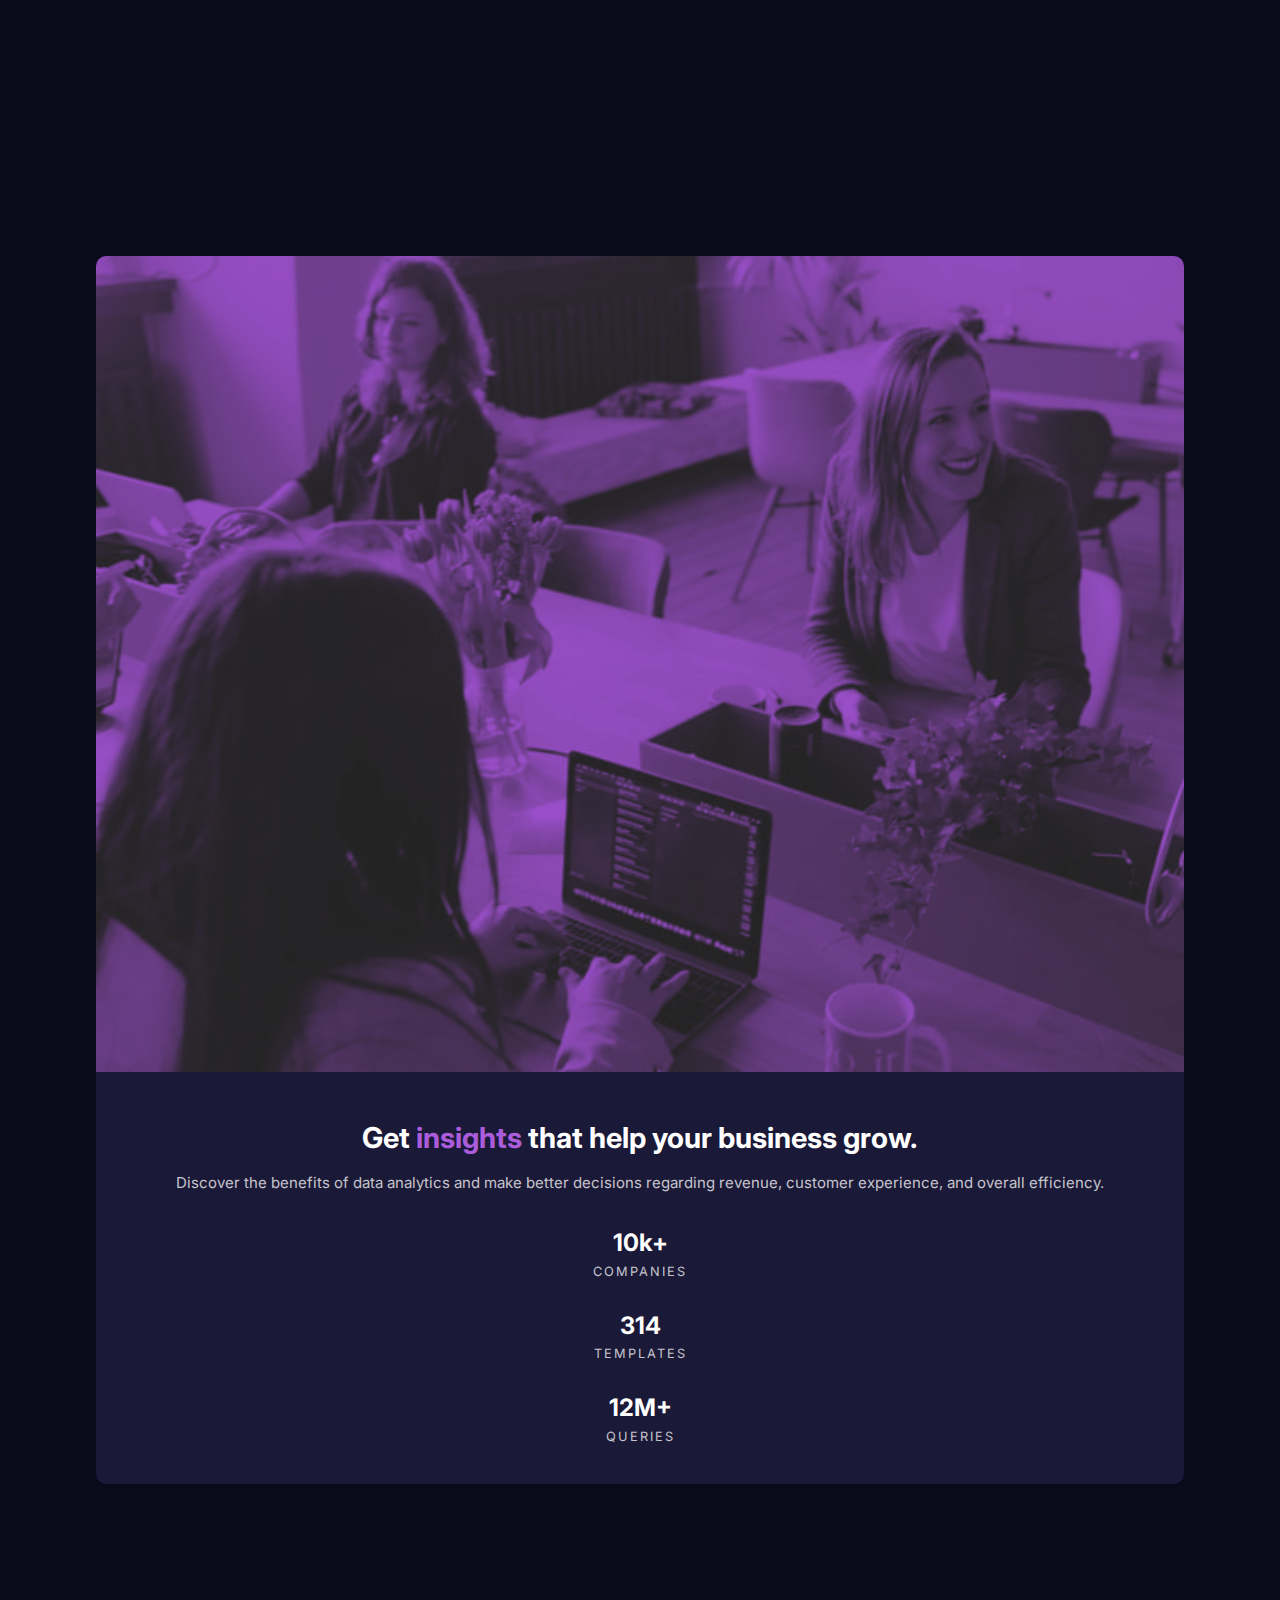
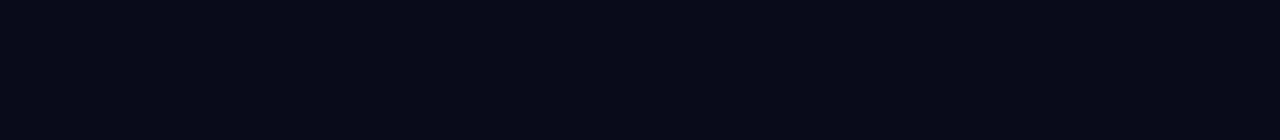
<file: preview_card_component/index.html>
<!DOCTYPE html>
<html lang="en">
<head>
  <meta charset="UTF-8">
  <meta name="viewport" content="width=device-width, initial-scale=1.0"> <!-- displays site properly based on user's device -->

  <link rel="icon" type="image/png" sizes="32x32" href="./images/favicon-32x32.png">
  
  <title>Frontend Mentor | Stats preview card component</title>

  <!-- CSS -->
  <link rel="stylesheet" type="text/css" href="css/global.css" />

<!-- FONTS -->
<link rel="preconnect" href="https://fonts.gstatic.com">
<link href="https://fonts.googleapis.com/css2?family=Inter:wght@400;700&display=swap" rel="stylesheet">

<link rel="preconnect" href="https://fonts.gstatic.com">
<link href="https://fonts.googleapis.com/css2?family=Lexend&family=Lexend+Deca&display=swap" rel="stylesheet">



</head>
<body>
  <div id="wrapper">
    <div id='image'></div>
    <div id ='info'>
      <h1 id='title'>Get <span class='accent'> insights </span> that help your business grow.</h1>
      <p id='para'>Discover the benefits of data analytics and make better decisions regarding revenue, customer experience, and overall efficiency.</p>
      <section id='stats'>
      <div class='stat'>
        <h2>10k+</h2>
        <p>COMPANIES</p>
      </div>
      <div class='stat'>
        <h2>314</h2>
        <p>TEMPLATES</p>
      </div>
      <div class='stat'>
        <h2>12M+</h2>
        <p>QUERIES</p>
      </section>
      </div>
    </div>
  </div>
</body>
</html>
</file>
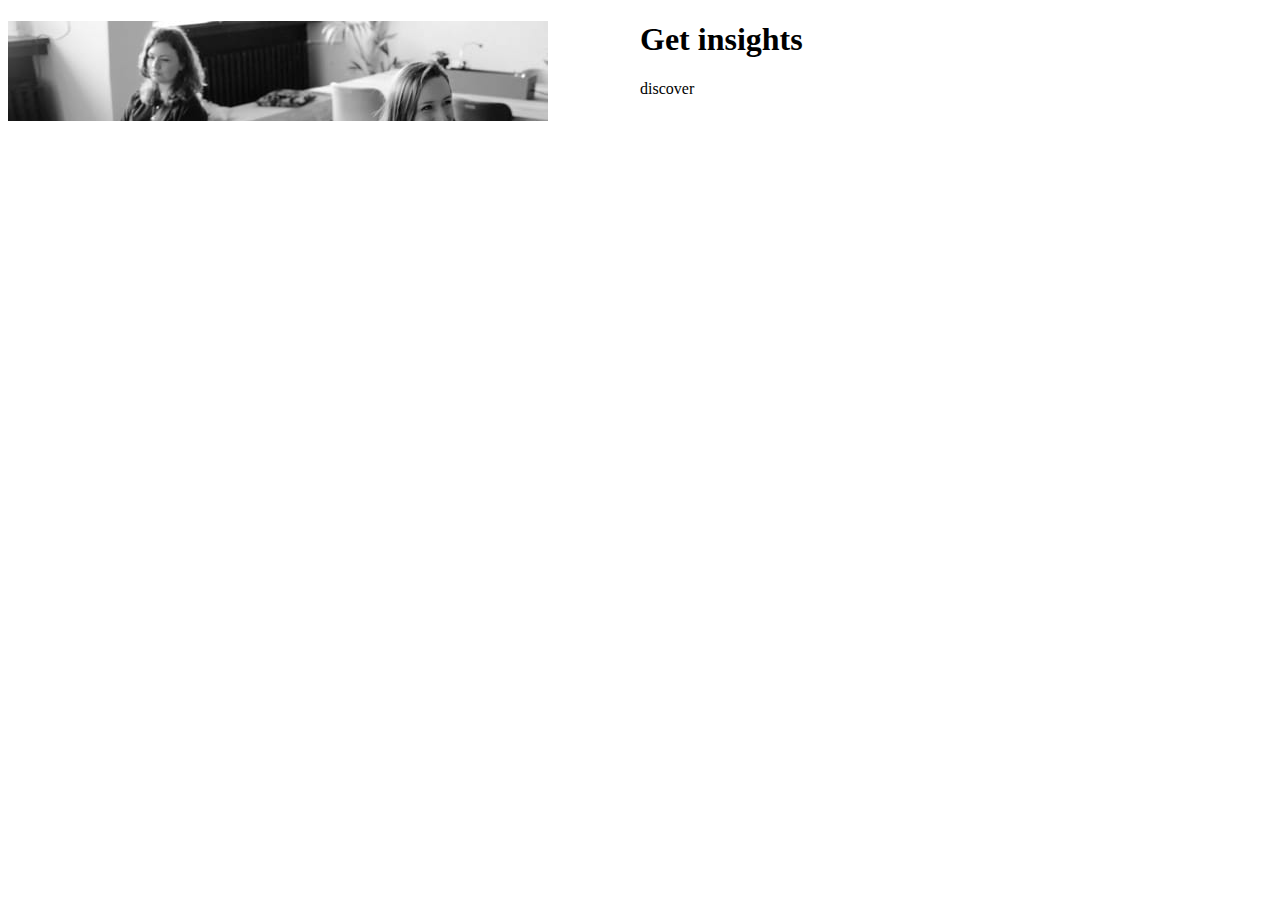
<file: preview_card_component/index2.html>
<!DOCTYPE html>
<html lang="en">
<head>
    <meta charset="UTF-8">
    <meta http-equiv="X-UA-Compatible" content="IE=edge">
    <meta name="viewport" content="width=device-width, initial-scale=1.0">
    <title>Document</title>
    <style>
       #image {
            background-image: url('./images/image-header-desktop.jpg');
            
            width:50%;
            height:100px;
            background-repeat: no-repeat;
            float:left;
            
       }

    </style>
</head>
<body>
    <div id="wrapper">
        <div id='image'></div>
        <div id='info'>
            <h1>Get insights</h1>
            <p>discover</p>
        </div>

    </div>
</body>
</html>
</file>
<file: preview_card_component/css/global.css>
@import './colors.css';

*{

    margin: 0px;
    padding: 0px;
    box-sizing: border-box;
}

#wrapper {
    width: 85%;
    margin: auto;
    margin-top: 20%;
    margin-bottom: 20%;
}
#image {
    background-image: url('../images/image-header-mobile.jpg');
    filter:contrast(68%) saturate(167%) brightness(85%);
    background-repeat: no-repeat;
    background-color:var(--accent);
    background-size: cover;
    background-blend-mode: multiply;
    width:100%;
    padding-top:75%;
    border-radius: 10px 10px 0px 0px;
}
#info {
    background-color: var(--cardbg);
    border-radius: 0px 0px 10px 10px;
}

body {
    background-color: var(--mainbg);
    color:white;
    font-family: var(--inter);
}
h1,
h2,
p{
    text-align: center;
}

#info {
    padding: 3em 1.5em 2.5em 1.5em;
}

#title {
    font-size: 1.8em;
    margin-bottom: 0.5em;
}

#para {
    font-size: 15px;
    color: var(--mainp);
    line-height: 1.8em;
}

.stat p {
    font-size: 0.8em;
    color: var(--mainp);
    letter-spacing: 2px;
    margin-top: 0.5em;
    
    
}

.stat {
    margin-top: 2em;

}
.accent {
    color:var(--accent)
}
</file>
